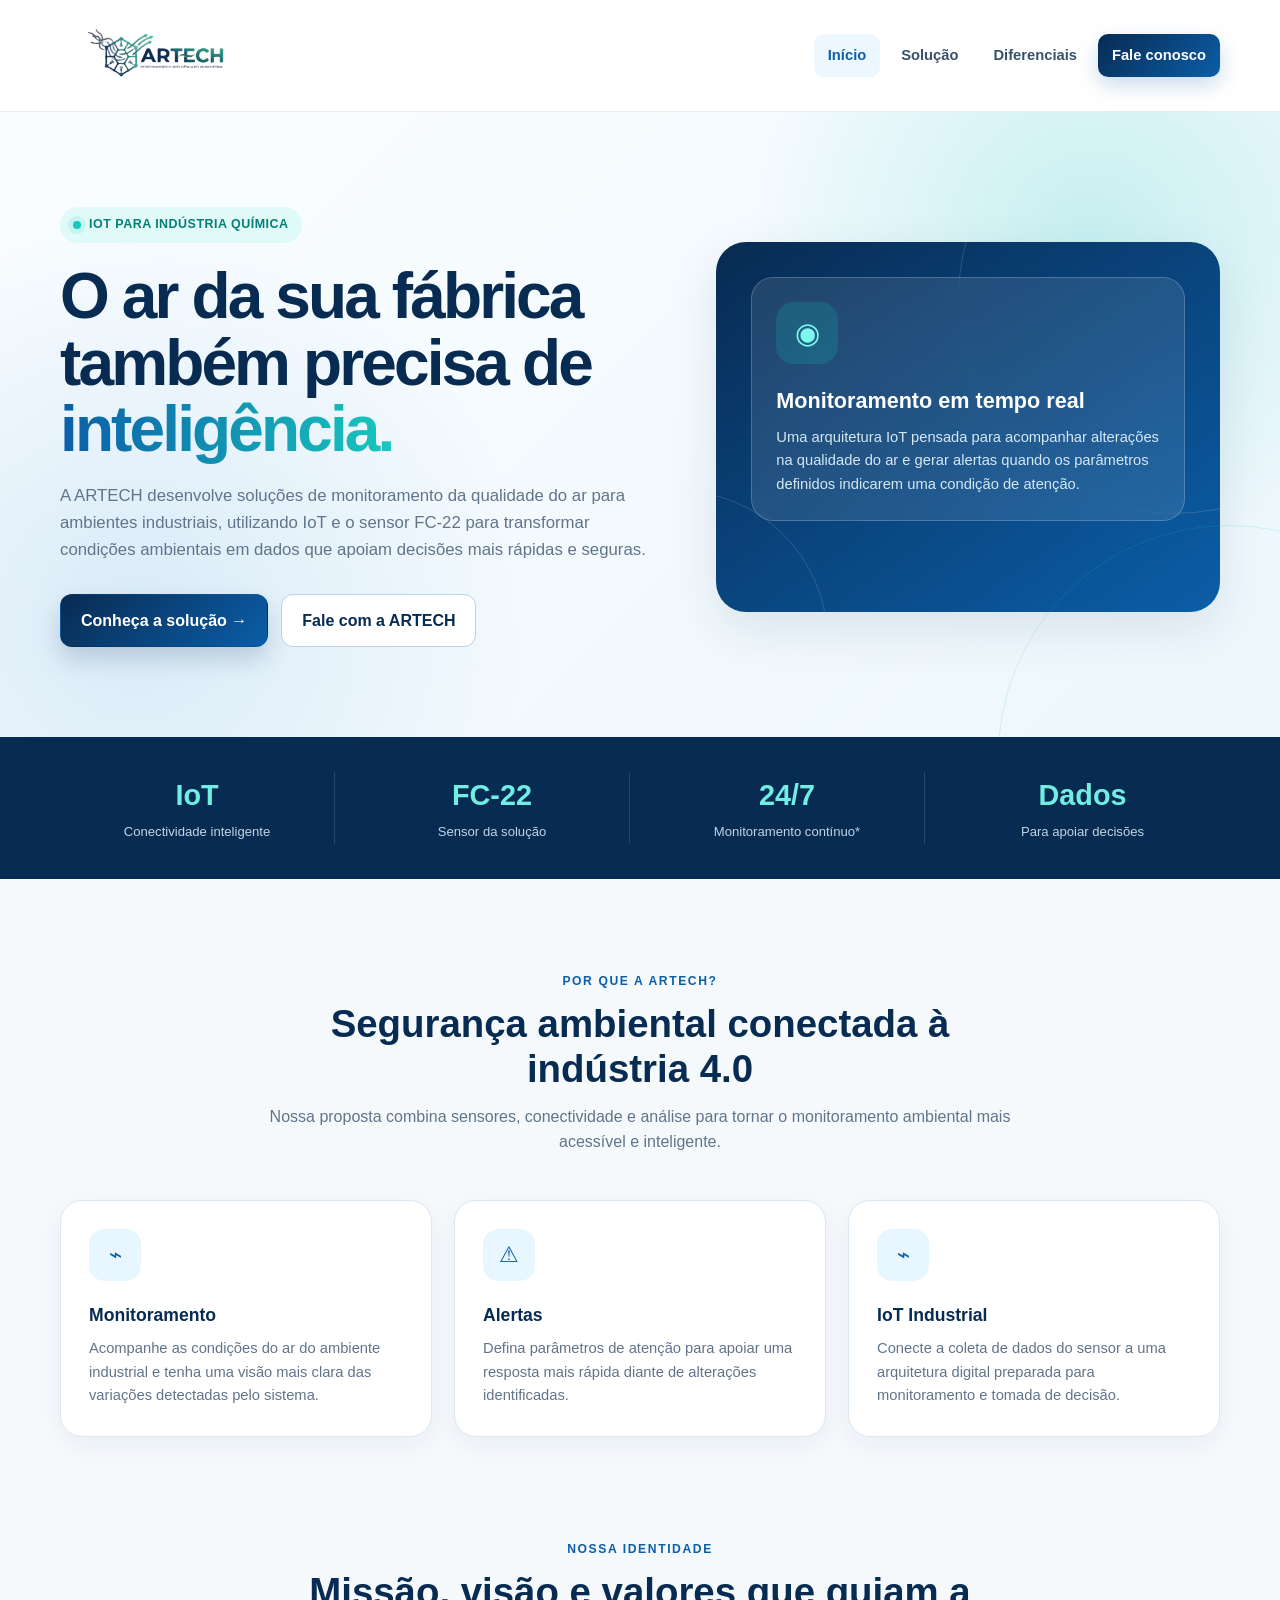
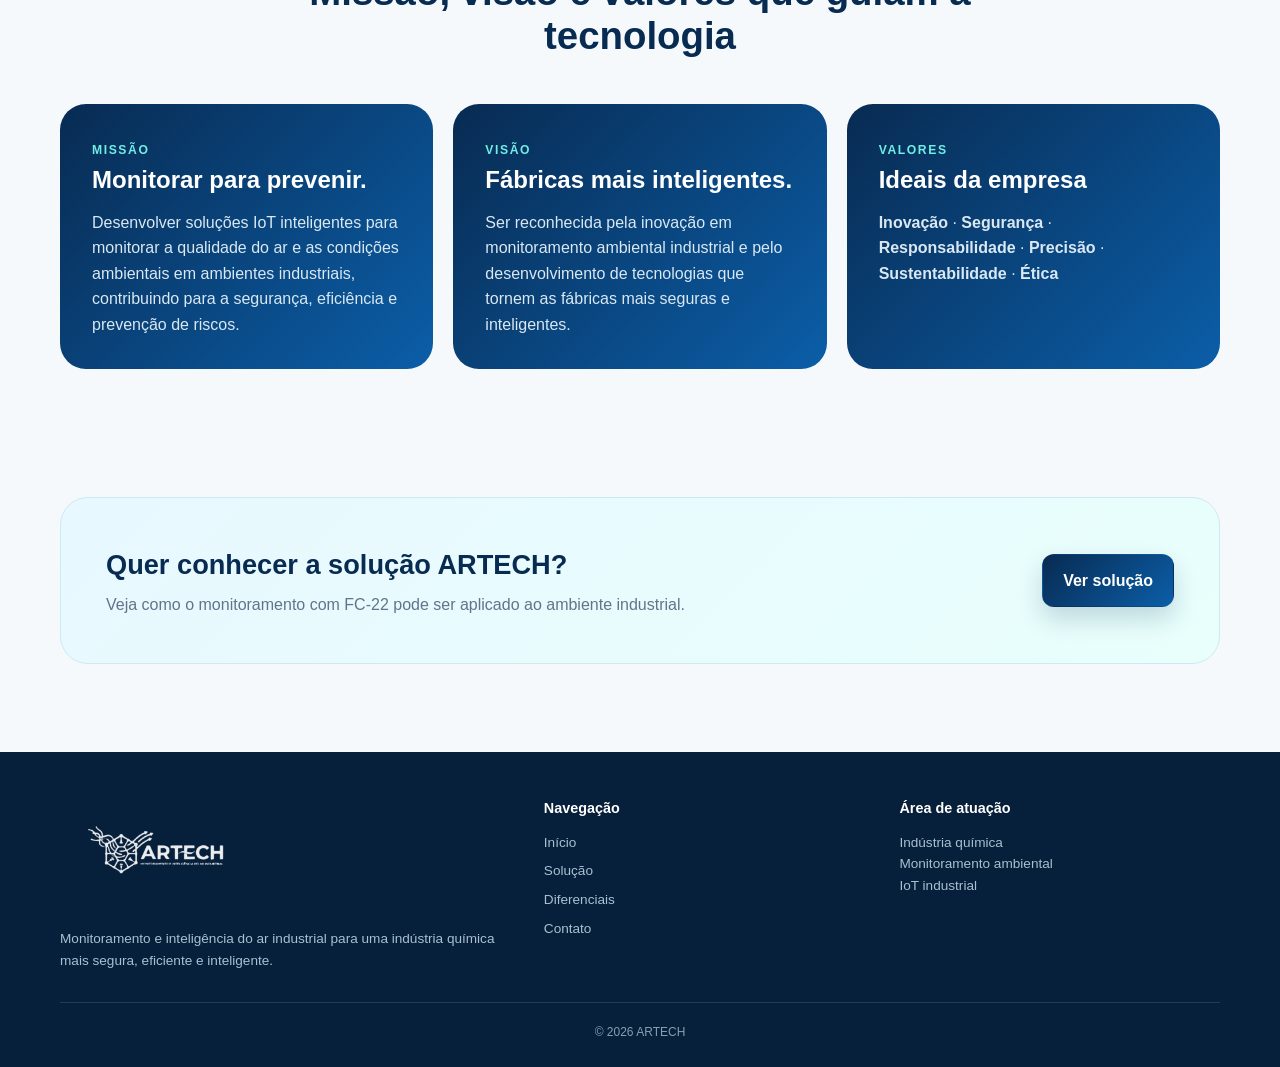
<file: artech_site/index.html>
<!DOCTYPE html>
<html lang="pt-BR">
<head>
<meta charset="UTF-8"><meta name="viewport" content="width=device-width,initial-scale=1.0">
<title>ARTECH | Monitoramento e Inteligência do Ar Industrial</title>
<link rel="stylesheet" href="assets/style.css">
</head>
<body>

<header>
  <div class="container navbar">
    <a class="logo" href="index.html" aria-label="ARTECH - página inicial">
      <img src="assets/logo-artech.png" alt="ARTECH - Monitoramento e Inteligência do Ar Industrial">
    </a>
    <nav class="nav-links">
      <a class="active" href="index.html">Início</a>
      <a class="" href="produto.html">Solução</a>
      <a class="" href="comercial.html">Diferenciais</a>
      <a class="nav-cta" href="contato.html">Fale conosco</a>
    </nav>
  </div>
</header>

<main>
<section class="hero">
  <div class="container hero-grid">
    <div>
      <span class="badge">IoT para indústria química</span>
      <h1>O ar da sua fábrica também precisa de <span>inteligência.</span></h1>
      <p>A ARTECH desenvolve soluções de monitoramento da qualidade do ar para ambientes industriais, utilizando IoT e o sensor FC-22 para transformar condições ambientais em dados que apoiam decisões mais rápidas e seguras.</p>
      <div class="actions">
        <a class="btn btn-primary" href="produto.html">Conheça a solução →</a>
        <a class="btn btn-outline" href="contato.html">Fale com a ARTECH</a>
      </div>
    </div>
    <div class="hero-panel">
      <div class="sensor-card">
        <div class="sensor-icon">◉</div>
        <h3>Monitoramento em tempo real</h3>
        <p>Uma arquitetura IoT pensada para acompanhar alterações na qualidade do ar e gerar alertas quando os parâmetros definidos indicarem uma condição de atenção.</p>
      </div>
    </div>
  </div>
</section>

<div class="stats">
  <div class="container stats-grid">
    <div class="stat"><strong>IoT</strong><span>Conectividade inteligente</span></div>
    <div class="stat"><strong>FC-22</strong><span>Sensor da solução</span></div>
    <div class="stat"><strong>24/7</strong><span>Monitoramento contínuo*</span></div>
    <div class="stat"><strong>Dados</strong><span>Para apoiar decisões</span></div>
  </div>
</div>

<section>
  <div class="container">
    <div class="section-head">
      <span class="eyebrow">Por que a ARTECH?</span>
      <h2>Segurança ambiental conectada à indústria 4.0</h2>
      <p>Nossa proposta combina sensores, conectividade e análise para tornar o monitoramento ambiental mais acessível e inteligente.</p>
    </div>
    <div class="cards">
      <article class="card"><div class="icon">⌁</div><h3>Monitoramento</h3><p>Acompanhe as condições do ar do ambiente industrial e tenha uma visão mais clara das variações detectadas pelo sistema.</p></article>
      <article class="card"><div class="icon">⚠</div><h3>Alertas</h3><p>Defina parâmetros de atenção para apoiar uma resposta mais rápida diante de alterações identificadas.</p></article>
      <article class="card"><div class="icon">⌁</div><h3>IoT Industrial</h3><p>Conecte a coleta de dados do sensor a uma arquitetura digital preparada para monitoramento e tomada de decisão.</p></article>
    </div>
  </div>
</section>

<section style="padding-top:10px">
  <div class="container">
    <div class="section-head">
      <span class="eyebrow">Nossa identidade</span>
      <h2>Missão, visão e valores que guiam a tecnologia</h2>
    </div>
    <div class="values-grid">
      <article class="mission"><span class="eyebrow">Missão</span><h2>Monitorar para prevenir.</h2><p>Desenvolver soluções IoT inteligentes para monitorar a qualidade do ar e as condições ambientais em ambientes industriais, contribuindo para a segurança, eficiência e prevenção de riscos.</p></article>
      <article class="mission"><span class="eyebrow">Visão</span><h2>Fábricas mais inteligentes.</h2><p>Ser reconhecida pela inovação em monitoramento ambiental industrial e pelo desenvolvimento de tecnologias que tornem as fábricas mais seguras e inteligentes.</p></article>
      <article class="mission"><span class="eyebrow">Valores</span><h2>Ideais da empresa</h2><p><strong>Inovação</strong> · <strong>Segurança</strong> · <strong>Responsabilidade</strong> · <strong>Precisão</strong> · <strong>Sustentabilidade</strong> · <strong>Ética</strong></p></article>
    </div>
  </div>
</section>

<section style="padding-top:10px">
  <div class="container">
    <div class="cta">
      <div><h2>Quer conhecer a solução ARTECH?</h2><p>Veja como o monitoramento com FC-22 pode ser aplicado ao ambiente industrial.</p></div>
      <a class="btn btn-primary" href="produto.html">Ver solução</a>
    </div>
  </div>
</section>
</main>

<footer>
  <div class="container">
    <div class="footer-grid">
      <div>
        <img class="footer-logo" src="assets/logo-artech.png" alt="ARTECH">
        <p>Monitoramento e inteligência do ar industrial para uma indústria química mais segura, eficiente e inteligente.</p>
      </div>
      <div>
        <h3>Navegação</h3>
        <div class="footer-links">
          <a href="index.html">Início</a>
          <a href="produto.html">Solução</a>
          <a href="comercial.html">Diferenciais</a>
          <a href="contato.html">Contato</a>
        </div>
      </div>
      <div>
        <h3>Área de atuação</h3>
        <p>Indústria química</p>
        <p>Monitoramento ambiental</p>
        <p>IoT industrial</p>
      </div>
    </div>
    <div class="copyright">© 2026 ARTECH </div>
  </div>
</footer>

</body></html>
</file>
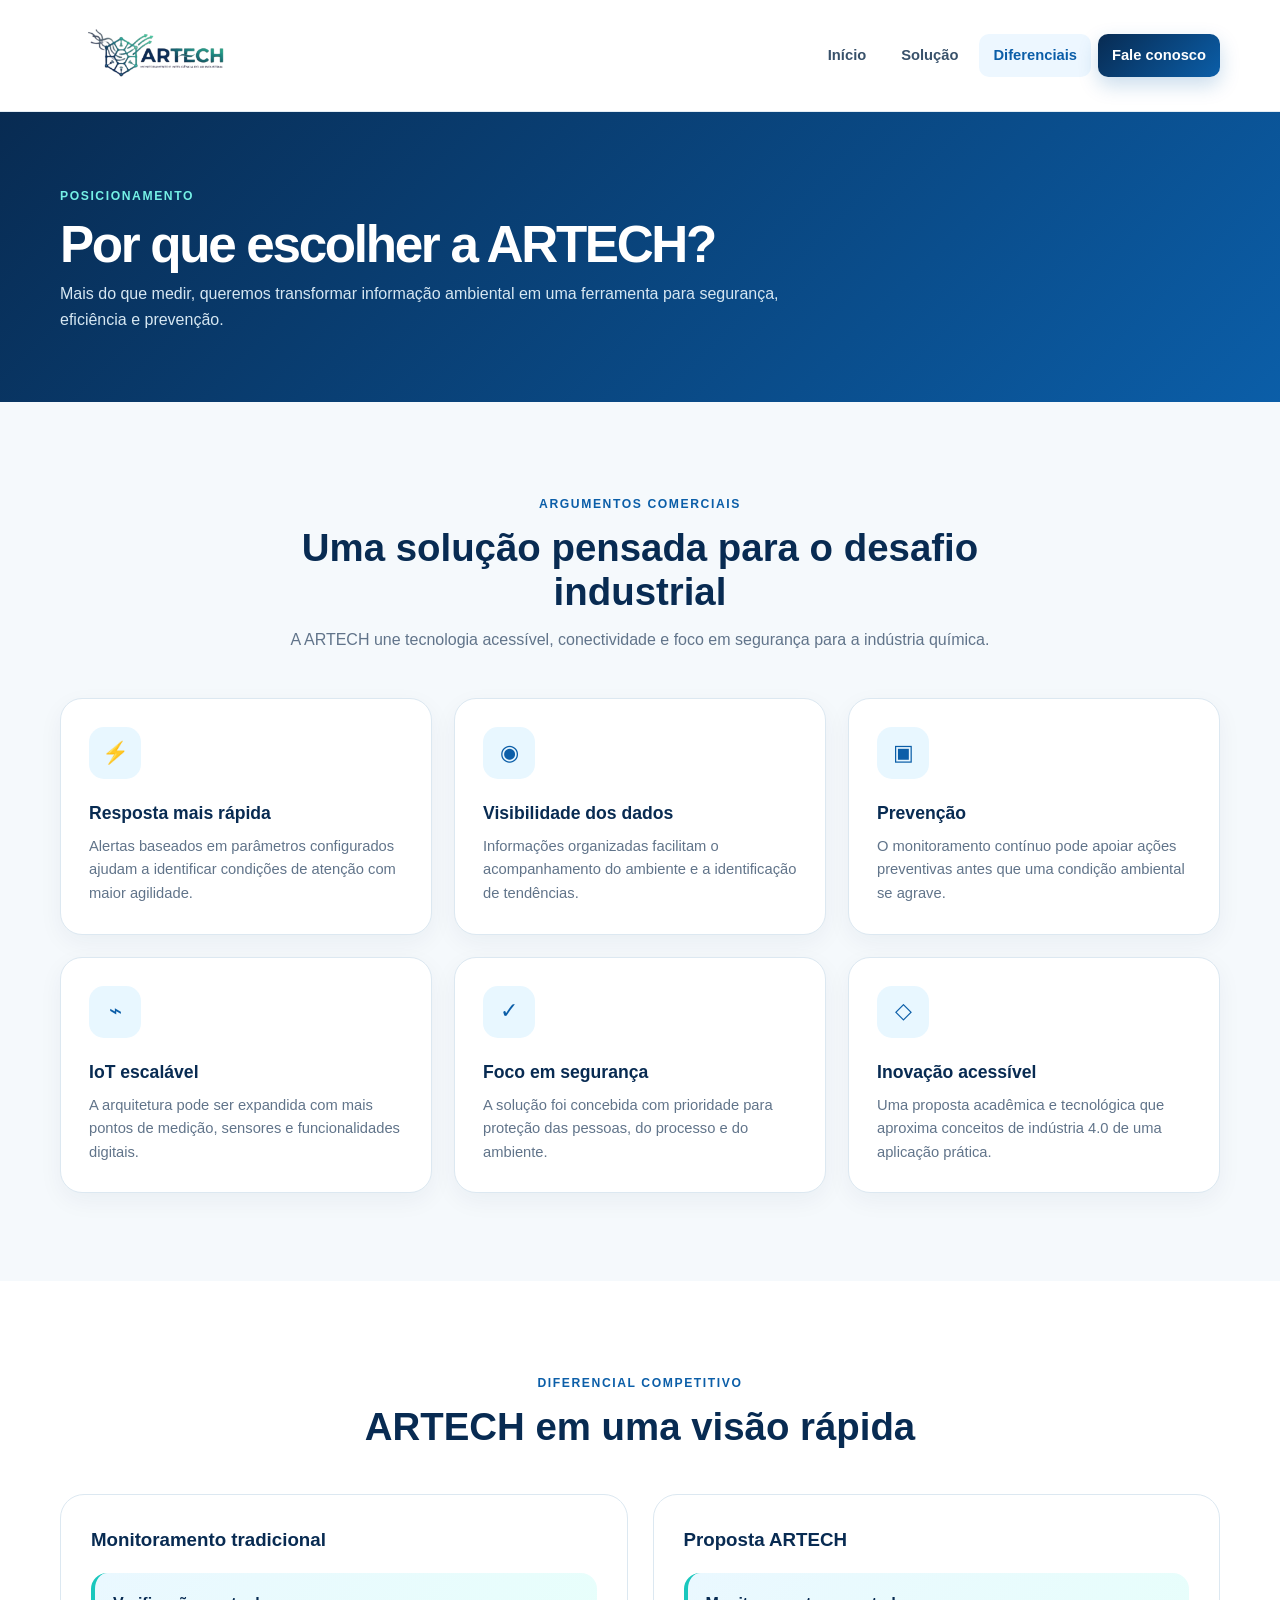
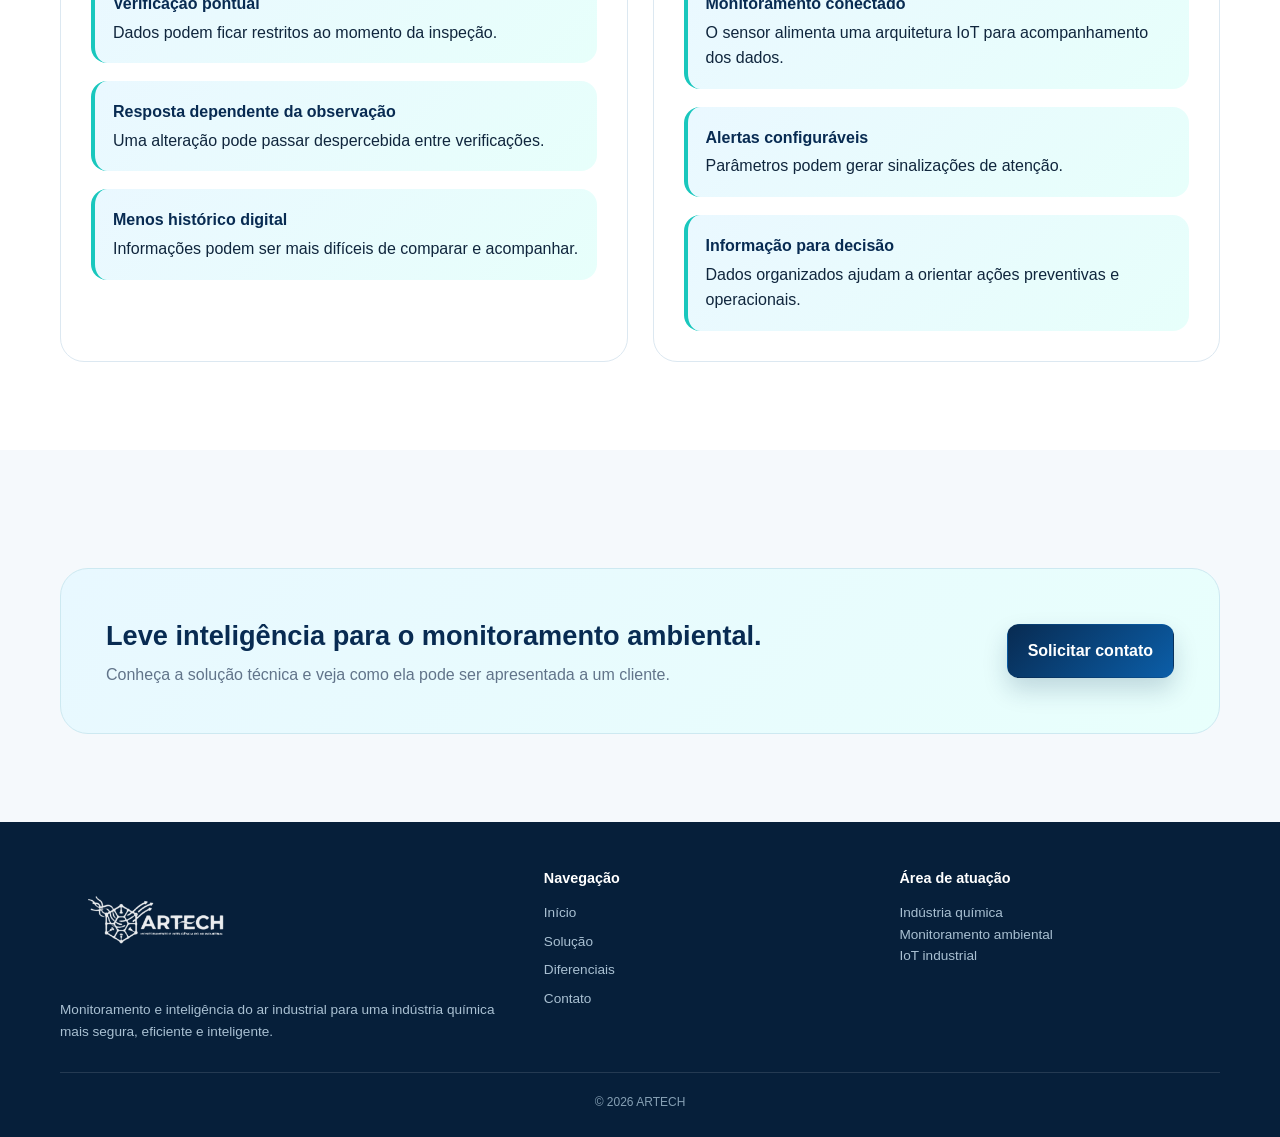
<file: artech_site/comercial.html>
<!DOCTYPE html>
<html lang="pt-BR">
<head><meta charset="UTF-8"><meta name="viewport" content="width=device-width,initial-scale=1.0">
<title>Diferenciais | ARTECH</title><link rel="stylesheet" href="assets/style.css"></head>
<body>
<header>
  <div class="container navbar">
    <a class="logo" href="index.html" aria-label="ARTECH - página inicial">
      <img src="assets/logo-artech.png" alt="ARTECH - Monitoramento e Inteligência do Ar Industrial">
    </a>
    <nav class="nav-links">
      <a class="" href="index.html">Início</a>
      <a class="" href="produto.html">Solução</a>
      <a class="active" href="comercial.html">Diferenciais</a>
      <a class="nav-cta" href="contato.html">Fale conosco</a>
    </nav>
  </div>
</header>

<section class="page-hero"><div class="container"><span class="eyebrow">Posicionamento</span><h1>Por que escolher a ARTECH?</h1><p>Mais do que medir, queremos transformar informação ambiental em uma ferramenta para segurança, eficiência e prevenção.</p></div></section>

<section><div class="container">
<div class="section-head"><span class="eyebrow">Argumentos comerciais</span><h2>Uma solução pensada para o desafio industrial</h2><p>A ARTECH une tecnologia acessível, conectividade e foco em segurança para a indústria química.</p></div>
<div class="cards">
 <article class="card"><div class="icon">⚡</div><h3>Resposta mais rápida</h3><p>Alertas baseados em parâmetros configurados ajudam a identificar condições de atenção com maior agilidade.</p></article>
 <article class="card"><div class="icon">◉</div><h3>Visibilidade dos dados</h3><p>Informações organizadas facilitam o acompanhamento do ambiente e a identificação de tendências.</p></article>
 <article class="card"><div class="icon">▣</div><h3>Prevenção</h3><p>O monitoramento contínuo pode apoiar ações preventivas antes que uma condição ambiental se agrave.</p></article>
 <article class="card"><div class="icon">⌁</div><h3>IoT escalável</h3><p>A arquitetura pode ser expandida com mais pontos de medição, sensores e funcionalidades digitais.</p></article>
 <article class="card"><div class="icon">✓</div><h3>Foco em segurança</h3><p>A solução foi concebida com prioridade para proteção das pessoas, do processo e do ambiente.</p></article>
 <article class="card"><div class="icon">◇</div><h3>Inovação acessível</h3><p>Uma proposta acadêmica e tecnológica que aproxima conceitos de indústria 4.0 de uma aplicação prática.</p></article>
</div>
</div></section>

<section style="background:#fff"><div class="container">
<div class="section-head"><span class="eyebrow">Diferencial competitivo</span><h2>ARTECH em uma visão rápida</h2></div>
<div class="split">
 <article class="commercial"><h3>Monitoramento tradicional</h3>
   <div class="highlight"><strong>Verificação pontual</strong><span>Dados podem ficar restritos ao momento da inspeção.</span></div>
   <div class="highlight"><strong>Resposta dependente da observação</strong><span>Uma alteração pode passar despercebida entre verificações.</span></div>
   <div class="highlight"><strong>Menos histórico digital</strong><span>Informações podem ser mais difíceis de comparar e acompanhar.</span></div>
 </article>
 <article class="commercial"><h3>Proposta ARTECH</h3>
   <div class="highlight"><strong>Monitoramento conectado</strong><span>O sensor alimenta uma arquitetura IoT para acompanhamento dos dados.</span></div>
   <div class="highlight"><strong>Alertas configuráveis</strong><span>Parâmetros podem gerar sinalizações de atenção.</span></div>
   <div class="highlight"><strong>Informação para decisão</strong><span>Dados organizados ajudam a orientar ações preventivas e operacionais.</span></div>
 </article>
</div>
</div></section>

<section><div class="container">
<div class="cta"><div><h2>Leve inteligência para o monitoramento ambiental.</h2><p>Conheça a solução técnica e veja como ela pode ser apresentada a um cliente.</p></div><a class="btn btn-primary" href="contato.html">Solicitar contato</a></div>
</div></section>

<footer>
  <div class="container">
    <div class="footer-grid">
      <div>
        <img class="footer-logo" src="assets/logo-artech.png" alt="ARTECH">
        <p>Monitoramento e inteligência do ar industrial para uma indústria química mais segura, eficiente e inteligente.</p>
      </div>
      <div>
        <h3>Navegação</h3>
        <div class="footer-links">
          <a href="index.html">Início</a>
          <a href="produto.html">Solução</a>
          <a href="comercial.html">Diferenciais</a>
          <a href="contato.html">Contato</a>
        </div>
      </div>
      <div>
        <h3>Área de atuação</h3>
        <p>Indústria química</p>
        <p>Monitoramento ambiental</p>
        <p>IoT industrial</p>
      </div>
    </div>
    <div class="copyright">© 2026 ARTECH </div>
  </div>
</footer>
</body></html>
</file>
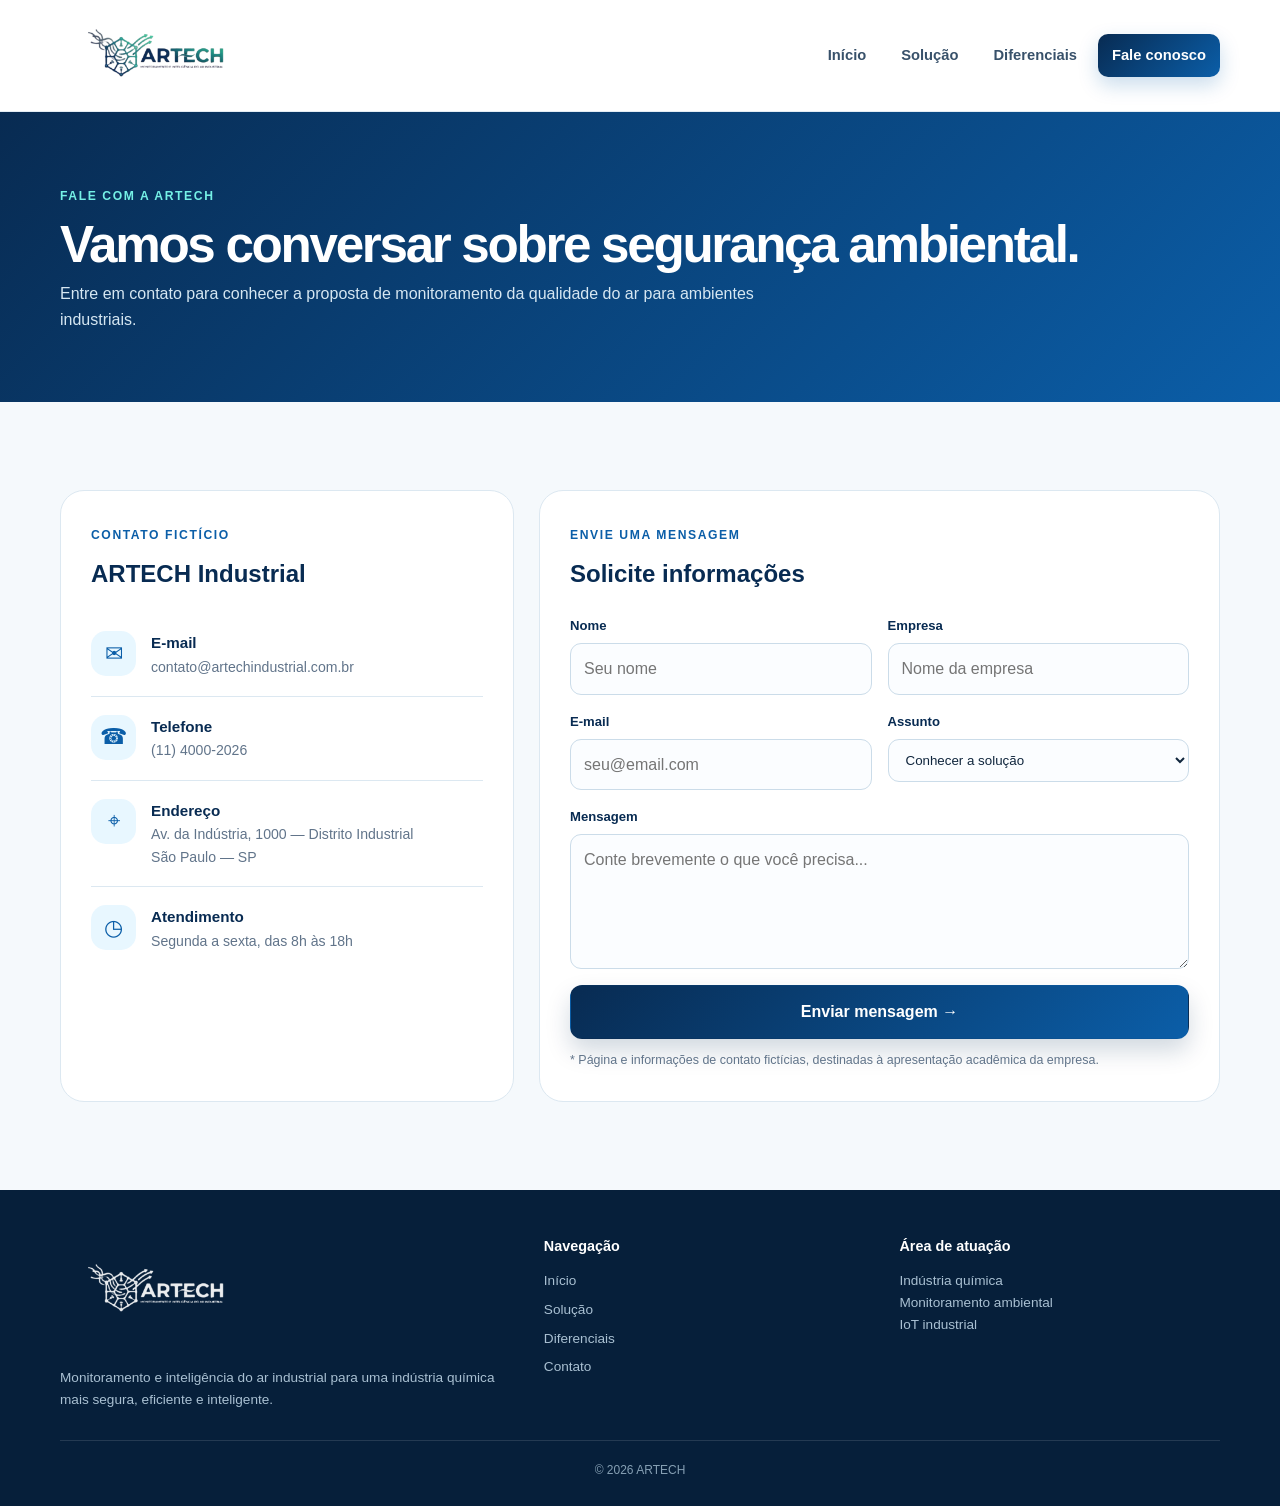
<file: artech_site/contato.html>
<!DOCTYPE html>
<html lang="pt-BR">
<head><meta charset="UTF-8"><meta name="viewport" content="width=device-width,initial-scale=1.0">
<title>Contato | ARTECH</title><link rel="stylesheet" href="assets/style.css"></head>
<body>
<header>
  <div class="container navbar">
    <a class="logo" href="index.html" aria-label="ARTECH - página inicial">
      <img src="assets/logo-artech.png" alt="ARTECH - Monitoramento e Inteligência do Ar Industrial">
    </a>
    <nav class="nav-links">
      <a class="" href="index.html">Início</a>
      <a class="" href="produto.html">Solução</a>
      <a class="" href="comercial.html">Diferenciais</a>
      <a class="nav-cta" href="contato.html">Fale conosco</a>
    </nav>
  </div>
</header>

<section class="page-hero"><div class="container"><span class="eyebrow">Fale com a ARTECH</span><h1>Vamos conversar sobre segurança ambiental.</h1><p>Entre em contato para conhecer a proposta de monitoramento da qualidade do ar para ambientes industriais.</p></div></section>

<section><div class="container contact-grid">
 <aside class="contact-info">
   <span class="eyebrow">Contato fictício</span><h2 style="color:var(--navy);margin:8px 0 20px">ARTECH Industrial</h2>
   <div class="contact-item"><div class="icon">✉</div><div><h3>E-mail</h3><p>contato@artechindustrial.com.br</p></div></div>
   <div class="contact-item"><div class="icon">☎</div><div><h3>Telefone</h3><p>(11) 4000-2026</p></div></div>
   <div class="contact-item"><div class="icon">⌖</div><div><h3>Endereço</h3><p>Av. da Indústria, 1000 — Distrito Industrial<br>São Paulo — SP</p></div></div>
   <div class="contact-item"><div class="icon">◷</div><div><h3>Atendimento</h3><p>Segunda a sexta, das 8h às 18h</p></div></div>
 </aside>


 <div class="form-card">
   <span class="eyebrow">Envie uma mensagem</span><h2 style="color:var(--navy);margin:8px 0 22px">Solicite informações</h2>
     <div class="form-grid">
       <div class="field"><label for="nome">Nome</label><input id="nome" required placeholder="Seu nome"></div>
       <div class="field"><label for="empresa">Empresa</label><input id="empresa" required placeholder="Nome da empresa"></div>
       <div class="field"><label for="email">E-mail</label><input id="email" type="email" required placeholder="seu@email.com"></div>
       <div class="field"><label for="assunto">Assunto</label><select id="assunto"><option>Conhecer a solução</option><option>Projeto IoT</option><option>Monitoramento ambiental</option><option>Parceria</option></select></div>
       <div class="field full"><label for="mensagem">Mensagem</label><textarea id="mensagem" required placeholder="Conte brevemente o que você precisa..."></textarea></div>
       <div class="field full"><button class="btn btn-primary" type="submit">Enviar mensagem →</button></div>
     </div>
   </form>
   <p class="form-note">* Página e informações de contato fictícias, destinadas à apresentação acadêmica da empresa.</p>
 </div>
</div></section>

<footer>
  <div class="container">
    <div class="footer-grid">
      <div>
        <img class="footer-logo" src="assets/logo-artech.png" alt="ARTECH">
        <p>Monitoramento e inteligência do ar industrial para uma indústria química mais segura, eficiente e inteligente.</p>
      </div>
      <div>
        <h3>Navegação</h3>
        <div class="footer-links">
          <a href="index.html">Início</a>
          <a href="produto.html">Solução</a>
          <a href="comercial.html">Diferenciais</a>
          <a href="contato.html">Contato</a>
        </div>
      </div>
      <div>
        <h3>Área de atuação</h3>
        <p>Indústria química</p>
        <p>Monitoramento ambiental</p>
        <p>IoT industrial</p>
      </div>
    </div>
    <div class="copyright">© 2026 ARTECH</div>
  </div>
</footer>
</body></html>
</file>
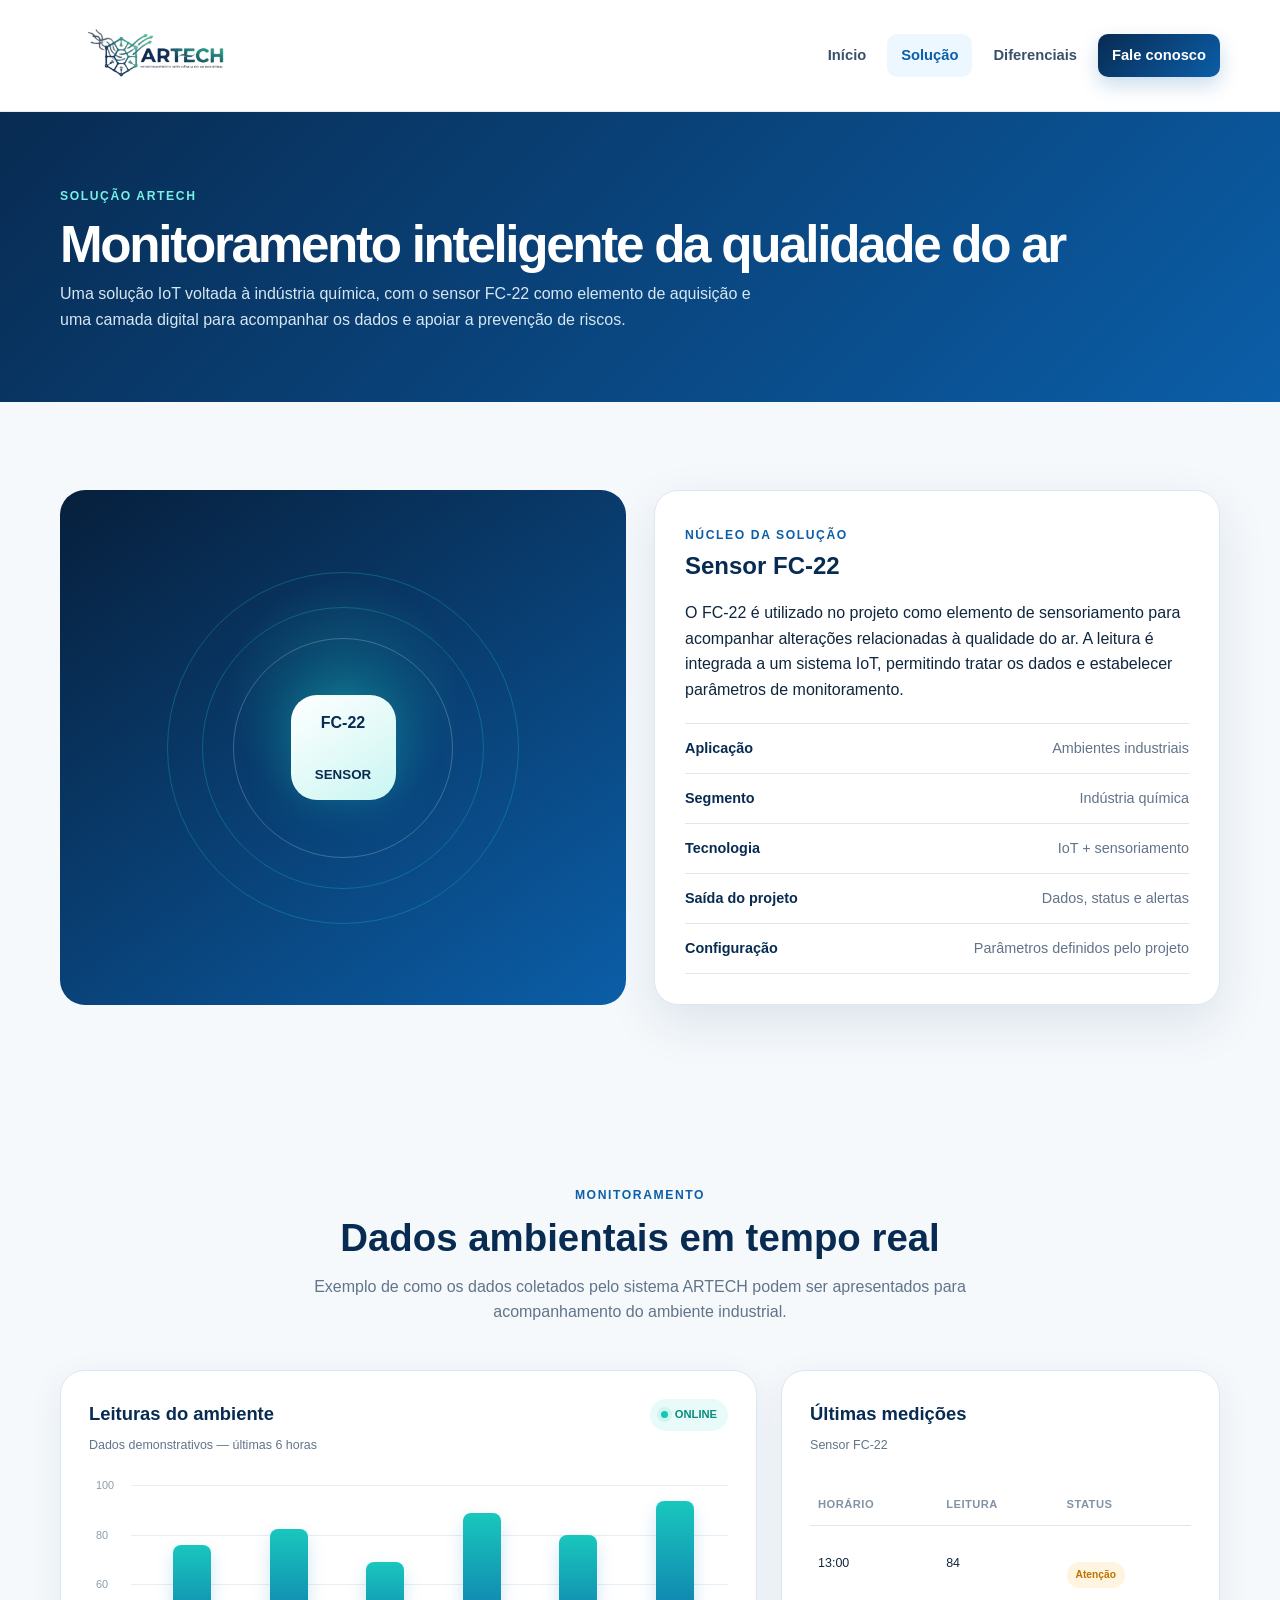
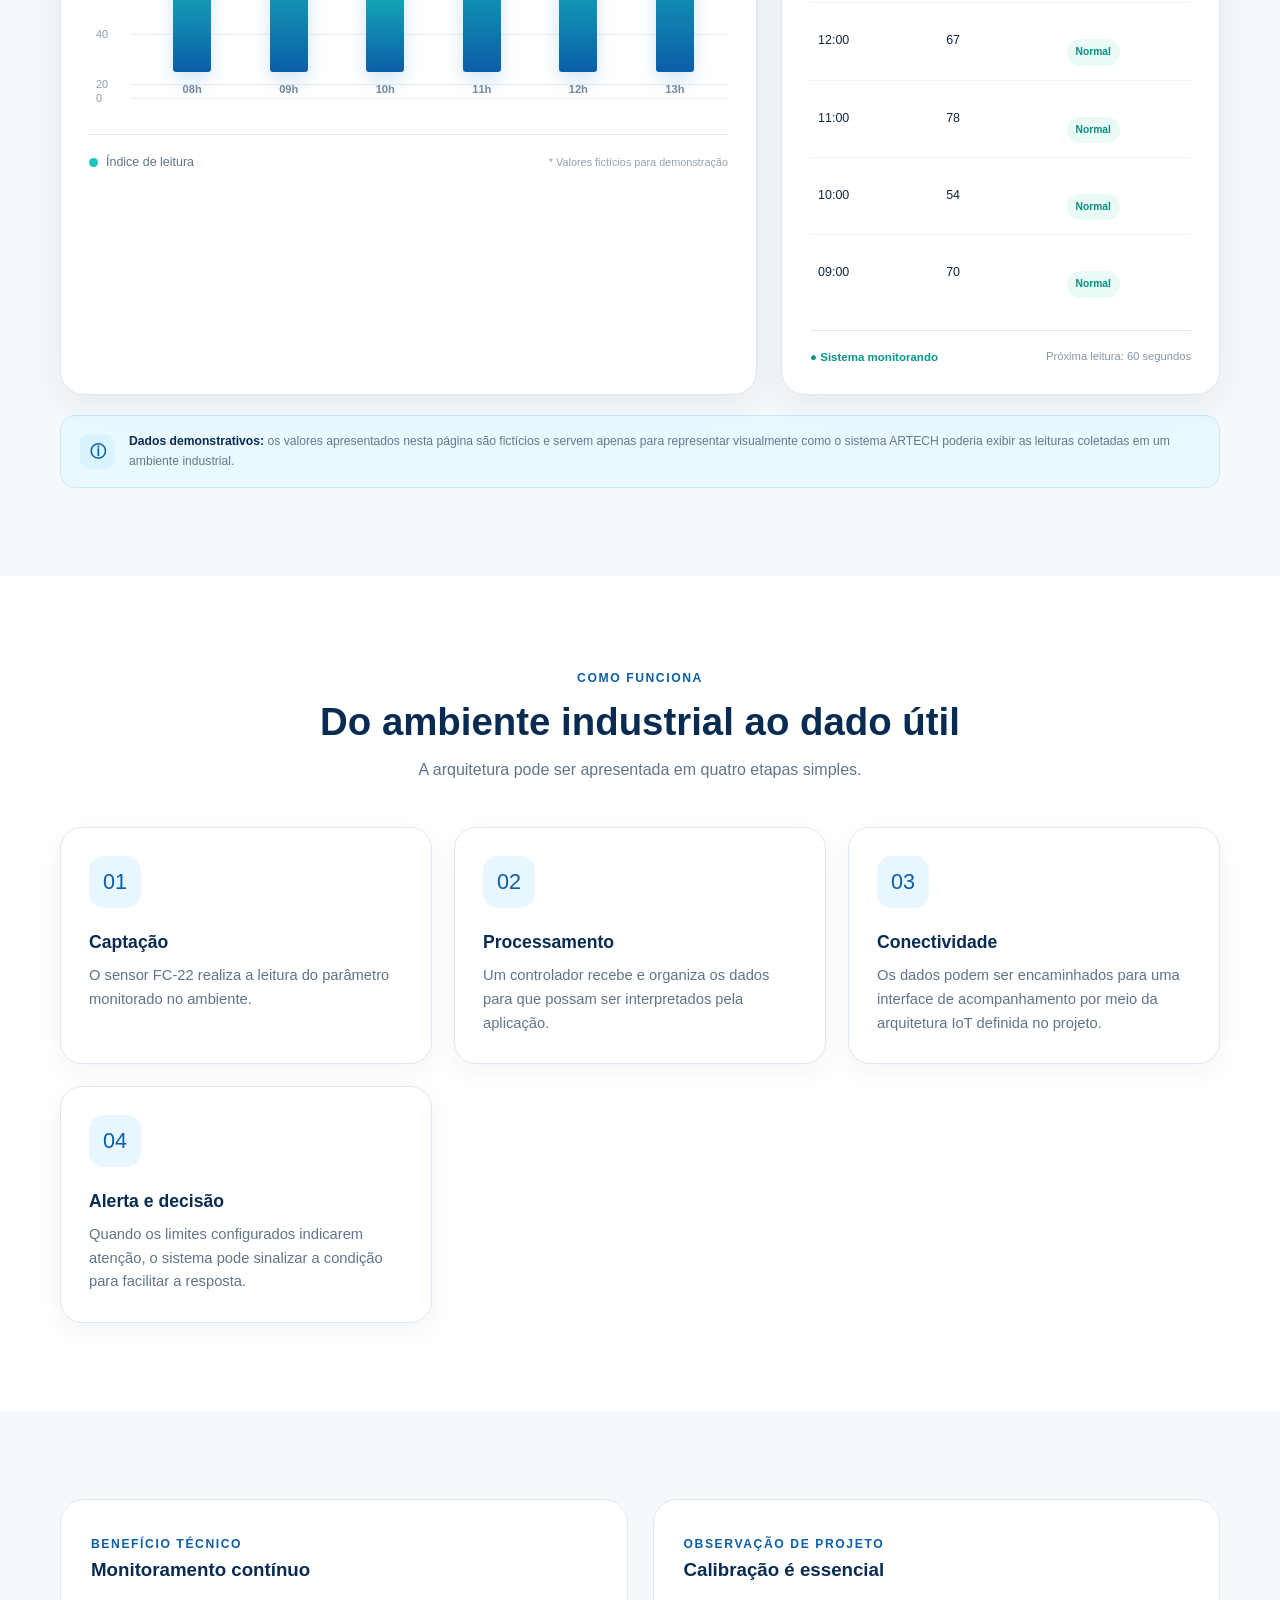
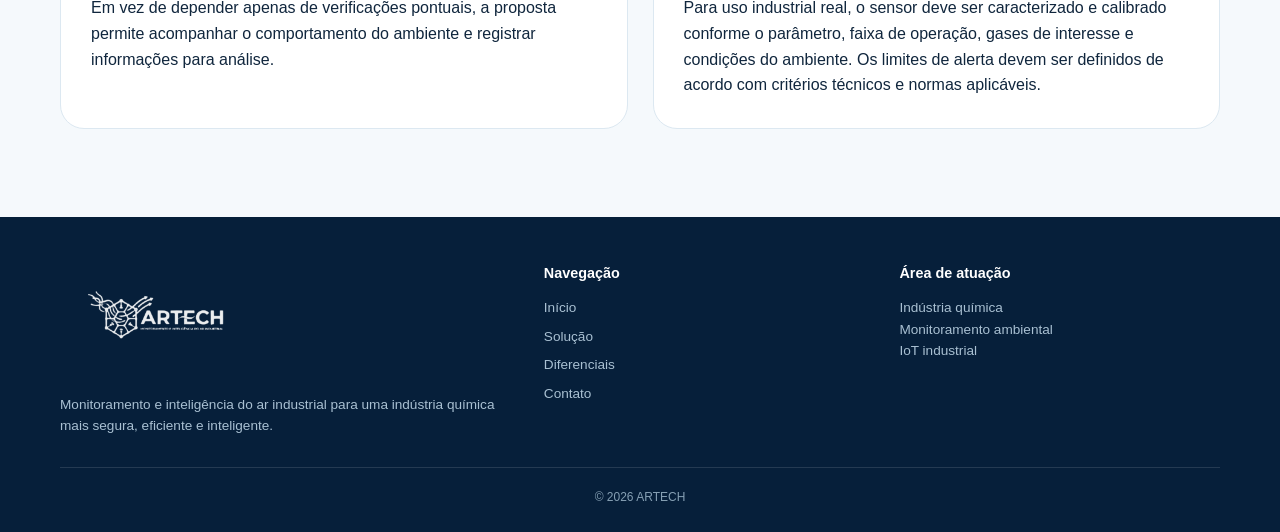
<file: artech_site/produto.html>
<!DOCTYPE html>
<html lang="pt-BR">
<head><meta charset="UTF-8"><meta name="viewport" content="width=device-width,initial-scale=1.0">
<title>Solução | ARTECH</title><link rel="stylesheet" href="assets/style.css"></head>
<body>
<header>
  <div class="container navbar">
    <a class="logo" href="index.html" aria-label="ARTECH - página inicial">
      <img src="assets/logo-artech.png" alt="ARTECH - Monitoramento e Inteligência do Ar Industrial">
    </a>
    <nav class="nav-links">
      <a class="" href="index.html">Início</a>
      <a class="active" href="produto.html">Solução</a>
      <a class="" href="comercial.html">Diferenciais</a>
      <a class="nav-cta" href="contato.html">Fale conosco</a>
    </nav>
  </div>
</header>

<section class="page-hero"><div class="container"><span class="eyebrow">Solução ARTECH</span><h1>Monitoramento inteligente da qualidade do ar</h1><p>Uma solução IoT voltada à indústria química, com o sensor FC-22 como elemento de aquisição e uma camada digital para acompanhar os dados e apoiar a prevenção de riscos.</p></div></section>

<section><div class="container">
<div class="product-grid">
  <div class="sensor-visual"><div class="sensor-orbit"><div class="sensor-core">FC-22<br><small>SENSOR</small></div></div></div>
  <article class="tech-card">
    <span class="eyebrow">Núcleo da solução</span><h2>Sensor FC-22</h2>
    <p>O FC-22 é utilizado no projeto como elemento de sensoriamento para acompanhar alterações relacionadas à qualidade do ar. A leitura é integrada a um sistema IoT, permitindo tratar os dados e estabelecer parâmetros de monitoramento.</p>
    <div class="specs">
      <div class="spec"><span>Aplicação</span><span>Ambientes industriais</span></div>
      <div class="spec"><span>Segmento</span><span>Indústria química</span></div>
      <div class="spec"><span>Tecnologia</span><span>IoT + sensoriamento</span></div>
      <div class="spec"><span>Saída do projeto</span><span>Dados, status e alertas</span></div>
      <div class="spec"><span>Configuração</span><span>Parâmetros definidos pelo projeto</span></div>
    </div>
  </article>
</div>
</div></section>

<!-- DADOS DO MONITORAMENTO -->
<section class="monitoramento">
    <div class="container">

        <div class="section-head">
            <span class="eyebrow">Monitoramento</span>
            <h2>Dados ambientais em tempo real</h2>
            <p>
                Exemplo de como os dados coletados pelo sistema ARTECH
                podem ser apresentados para acompanhamento do ambiente industrial.
            </p>
        </div>

        <div class="dados-grid">

            <!-- GRÁFICO -->
            <div class="grafico-card">

                <div class="grafico-header">
                    <div>
                        <h3>Leituras do ambiente</h3>
                        <span>Dados demonstrativos — últimas 6 horas</span>
                    </div>

                    <div class="status-online">
                        <span></span> ONLINE
                    </div>
                </div>

                <div class="grafico">

                    <div class="linha">
                        <span>100</span>
                    </div>

                    <div class="linha">
                        <span>80</span>
                    </div>

                    <div class="linha">
                        <span>60</span>
                    </div>

                    <div class="linha">
                        <span>40</span>
                    </div>

                    <div class="linha">
                        <span>20</span>
                    </div>

                    <div class="linha">
                        <span>0</span>
                    </div>

                    <div class="barras">

                        <div class="barra-item">
                            <div class="barra" style="height:62%"></div>
                            <span>08h</span>
                        </div>

                        <div class="barra-item">
                            <div class="barra" style="height:70%"></div>
                            <span>09h</span>
                        </div>

                        <div class="barra-item">
                            <div class="barra" style="height:54%"></div>
                            <span>10h</span>
                        </div>

                        <div class="barra-item">
                            <div class="barra" style="height:78%"></div>
                            <span>11h</span>
                        </div>

                        <div class="barra-item">
                            <div class="barra" style="height:67%"></div>
                            <span>12h</span>
                        </div>

                        <div class="barra-item">
                            <div class="barra" style="height:84%"></div>
                            <span>13h</span>
                        </div>

                    </div>

                </div>

                <div class="grafico-legenda">
                    <span>
                        <i></i>
                        Índice de leitura
                    </span>

                    <small>
                        * Valores fictícios para demonstração
                    </small>
                </div>

            </div>


            <!-- TABELA -->
            <div class="tabela-card">

                <div class="grafico-header">
                    <div>
                        <h3>Últimas medições</h3>
                        <span>Sensor FC-22</span>
                    </div>
                </div>

                <div class="tabela-wrapper">

                    <table>

                        <thead>
                            <tr>
                                <th>Horário</th>
                                <th>Leitura</th>
                                <th>Status</th>
                            </tr>
                        </thead>

                        <tbody>

                            <tr>
                                <td>13:00</td>
                                <td>84 </td>
                                <td>
                                    <span class="status atencao">
                                        Atenção
                                    </span>
                                </td>
                            </tr>

                            <tr>
                                <td>12:00</td>
                                <td>67 </td>
                                <td>
                                    <span class="status normal">
                                        Normal
                                    </span>
                                </td>
                            </tr>

                            <tr>
                                <td>11:00</td>
                                <td>78</td>
                                <td>
                                    <span class="status normal">
                                        Normal
                                    </span>
                                </td>
                            </tr>

                            <tr>
                                <td>10:00</td>
                                <td>54 </td>
                                <td>
                                    <span class="status normal">
                                        Normal
                                    </span>
                                </td>
                            </tr>

                            <tr>
                                <td>09:00</td>
                                <td>70 </td>
                                <td>
                                    <span class="status normal">
                                        Normal
                                    </span>
                                </td>
                            </tr>

                        </tbody>

                    </table>

                </div>

                <div class="medicao-info">
                    <strong>● Sistema monitorando</strong>
                    <span>Próxima leitura: 60 segundos</span>
                </div>

            </div>

        </div>

        <div class="dados-aviso">
            <span>ⓘ</span>
            <p>
                <strong>Dados demonstrativos:</strong>
                os valores apresentados nesta página são fictícios e servem
                apenas para representar visualmente como o sistema ARTECH
                poderia exibir as leituras coletadas em um ambiente industrial.
            </p>
        </div>

    </div>
</section>

<section style="background:#fff"><div class="container">
<div class="section-head"><span class="eyebrow">Como funciona</span><h2>Do ambiente industrial ao dado útil</h2><p>A arquitetura pode ser apresentada em quatro etapas simples.</p></div>
<div class="cards">
 <article class="card"><div class="icon">01</div><h3>Captação</h3><p>O sensor FC-22 realiza a leitura do parâmetro monitorado no ambiente.</p></article>
 <article class="card"><div class="icon">02</div><h3>Processamento</h3><p>Um controlador recebe e organiza os dados para que possam ser interpretados pela aplicação.</p></article>
 <article class="card"><div class="icon">03</div><h3>Conectividade</h3><p>Os dados podem ser encaminhados para uma interface de acompanhamento por meio da arquitetura IoT definida no projeto.</p></article>
 <article class="card"><div class="icon">04</div><h3>Alerta e decisão</h3><p>Quando os limites configurados indicarem atenção, o sistema pode sinalizar a condição para facilitar a resposta.</p></article>
</div>
</div></section>

<section><div class="container split">
 <article class="commercial"><span class="eyebrow">Benefício técnico</span><h3>Monitoramento contínuo</h3><p>Em vez de depender apenas de verificações pontuais, a proposta permite acompanhar o comportamento do ambiente e registrar informações para análise.</p></article>
 <article class="commercial"><span class="eyebrow">Observação de projeto</span><h3>Calibração é essencial</h3><p>Para uso industrial real, o sensor deve ser caracterizado e calibrado conforme o parâmetro, faixa de operação, gases de interesse e condições do ambiente. Os limites de alerta devem ser definidos de acordo com critérios técnicos e normas aplicáveis.</p></article>
</div></section>

<footer>
  <div class="container">
    <div class="footer-grid">
      <div>
        <img class="footer-logo" src="assets/logo-artech.png" alt="ARTECH">
        <p>Monitoramento e inteligência do ar industrial para uma indústria química mais segura, eficiente e inteligente.</p>
      </div>
      <div>
        <h3>Navegação</h3>
        <div class="footer-links">
          <a href="index.html">Início</a>
          <a href="produto.html">Solução</a>
          <a href="comercial.html">Diferenciais</a>
          <a href="contato.html">Contato</a>
        </div>
      </div>
      <div>
        <h3>Área de atuação</h3>
        <p>Indústria química</p>
        <p>Monitoramento ambiental</p>
        <p>IoT industrial</p>
      </div>
    </div>
    <div class="copyright">© 2026 ARTECH</div>
  </div>
</footer>
</body></html>
</file>
<file: artech_site/assets/style.css>
:root{
    --navy:#082b52;
    --blue:#0b5ea8;
    --blue-2:#0a78c9;
    --cyan:#19c7bd;
    --cyan-light:#dffaf7;
    --text:#10263d;
    --muted:#61748a;
    --bg:#f5f9fc;
    --white:#ffffff;
    --line:#dce8f1;
    --shadow:0 18px 50px rgba(8,43,82,.10);
    --radius:22px;
}

*{margin:0;padding:0;box-sizing:border-box}
html{scroll-behavior:smooth}
body{
    font-family:'Inter',Arial,sans-serif;
    color:var(--text);
    background:var(--bg);
    line-height:1.6;
}
a{text-decoration:none;color:inherit}
button,input,textarea{font:inherit}

.container{width:min(1160px,92%);margin:auto}

header{
    position:sticky;
    top:0;
    z-index:1000;
    background:rgba(255,255,255,.94);
    backdrop-filter:blur(14px);
    border-bottom:1px solid rgba(220,232,241,.8);
}
.navbar{
    min-height:82px;
    display:flex;
    align-items:center;
    justify-content:space-between;
    gap:30px;
}
.logo{
    display:flex;
    align-items:center;
    min-width:210px;
}
.logo img{
    width:205px;
    height:auto;
    display:block;
}
.nav-links{
    display:flex;
    align-items:center;
    gap:7px;
}
.nav-links a{
    padding:10px 14px;
    border-radius:10px;
    color:#38516a;
    font-size:.92rem;
    font-weight:600;
    transition:.25s;
}
.nav-links a:hover,
.nav-links a.active{
    color:var(--blue);
    background:#edf7ff;
}
.nav-cta{
    color:#fff!important;
    background:linear-gradient(135deg,var(--navy),var(--blue))!important;
    box-shadow:0 8px 20px rgba(11,94,168,.22);
}
.menu-btn{display:none;border:0;background:none;font-size:1.5rem;color:var(--navy);cursor:pointer}

.hero{
    position:relative;
    overflow:hidden;
    padding:95px 0 90px;
    background:
      radial-gradient(circle at 85% 20%,rgba(25,199,189,.20),transparent 28%),
      radial-gradient(circle at 10% 80%,rgba(11,120,201,.12),transparent 32%),
      linear-gradient(135deg,#fafdff 0%,#edf7fc 100%);
}
.hero::after{
    content:"";
    position:absolute;
    width:460px;height:460px;
    border:1px solid rgba(25,199,189,.16);
    border-radius:50%;
    right:-180px;bottom:-250px;
}
.hero-grid{
    display:grid;
    grid-template-columns:1.08fr .92fr;
    align-items:center;
    gap:65px;
}
.badge{
    display:inline-flex;
    align-items:center;
    gap:8px;
    padding:8px 13px;
    border-radius:999px;
    background:var(--cyan-light);
    color:#087e78;
    font-size:.78rem;
    font-weight:800;
    letter-spacing:.04em;
    text-transform:uppercase;
}
.badge::before{
    content:"";
    width:8px;height:8px;border-radius:50%;
    background:var(--cyan);
    box-shadow:0 0 0 5px rgba(25,199,189,.12);
}
h1{
    font-size:clamp(2.5rem,5vw,4.35rem);
    line-height:1.04;
    letter-spacing:-.045em;
    color:var(--navy);
    margin:20px 0;
}
h1 span{
    background:linear-gradient(90deg,var(--blue),var(--cyan));
    -webkit-background-clip:text;
    background-clip:text;
    color:transparent;
}
.hero p{
    color:var(--muted);
    font-size:1.05rem;
    max-width:620px;
}
.actions{display:flex;gap:13px;flex-wrap:wrap;margin-top:30px}
.btn{
    display:inline-flex;
    align-items:center;
    justify-content:center;
    gap:9px;
    padding:13px 20px;
    border-radius:12px;
    border:1px solid transparent;
    font-weight:700;
    cursor:pointer;
    transition:.25s;
}
.btn-primary{
    color:#fff;
    background:linear-gradient(135deg,var(--navy),var(--blue));
    box-shadow:0 12px 25px rgba(8,43,82,.18);
}
.btn-primary:hover{transform:translateY(-2px)}
.btn-outline{
    color:var(--navy);
    border-color:#b9d2e5;
    background:#fff;
}
.btn-outline:hover{border-color:var(--cyan);color:var(--blue)}

.hero-panel{
    position:relative;
    min-height:370px;
    border-radius:30px;
    background:linear-gradient(145deg,#082b52,#0b5ea8);
    box-shadow:var(--shadow);
    overflow:hidden;
    padding:35px;
}
.hero-panel::before,.hero-panel::after{
    content:"";
    position:absolute;
    border:1px solid rgba(255,255,255,.14);
    border-radius:50%;
}
.hero-panel::before{width:430px;height:430px;right:-170px;top:-160px}
.hero-panel::after{width:300px;height:300px;left:-190px;bottom:-180px}
.sensor-card{
    position:relative;
    z-index:2;
    background:rgba(255,255,255,.10);
    border:1px solid rgba(255,255,255,.20);
    border-radius:22px;
    padding:24px;
    color:#fff;
    backdrop-filter:blur(10px);
}
.sensor-icon{
    width:62px;height:62px;
    display:grid;place-items:center;
    border-radius:18px;
    background:rgba(25,199,189,.18);
    color:#7ef7ed;
    font-size:1.8rem;
    margin-bottom:20px;
}
.sensor-card h3{font-size:1.35rem;margin-bottom:7px}
.sensor-card p{color:#d5e8f5;font-size:.92rem}
.status{
    display:flex;
    align-items:center;
    justify-content:space-between;
    margin-top:22px;
    padding:13px 15px;
    border-radius:14px;
    background:rgba(0,0,0,.16);
    font-size:.85rem;
}
.status strong{color:#8df9e8}
.pulse{width:9px;height:9px;border-radius:50%;background:#4ff2d9;box-shadow:0 0 0 7px rgba(79,242,217,.12)}

section{padding:88px 0}
.section-head{text-align:center;max-width:760px;margin:0 auto 45px}
.eyebrow{
    color:var(--blue);
    font-size:.76rem;
    font-weight:800;
    text-transform:uppercase;
    letter-spacing:.13em;
}
.section-head h2{
    font-size:clamp(1.9rem,3vw,2.7rem);
    line-height:1.15;
    color:var(--navy);
    margin:10px 0 13px;
}
.section-head p{color:var(--muted)}

.cards{
    display:grid;
    grid-template-columns:repeat(3,1fr);
    gap:22px;
}
.card{
    background:#fff;
    border:1px solid var(--line);
    border-radius:var(--radius);
    padding:28px;
    box-shadow:0 8px 25px rgba(8,43,82,.05);
    transition:.25s;
}
.card:hover{transform:translateY(-5px);box-shadow:var(--shadow)}
.icon{
    width:52px;height:52px;
    display:grid;place-items:center;
    border-radius:15px;
    background:#e8f7ff;
    color:var(--blue);
    font-size:1.35rem;
    margin-bottom:20px;
}
.card h3{color:var(--navy);margin-bottom:8px;font-size:1.1rem}
.card p{color:var(--muted);font-size:.92rem}

.stats{
    background:var(--navy);
    color:#fff;
    padding:35px 0;
}
.stats-grid{
    display:grid;
    grid-template-columns:repeat(4,1fr);
    gap:20px;
}
.stat{text-align:center;border-right:1px solid rgba(255,255,255,.13)}
.stat:last-child{border-right:0}
.stat strong{display:block;font-size:1.8rem;color:#70eee3}
.stat span{font-size:.82rem;color:#bfd5e5}

.page-hero{
    padding:70px 0;
    background:linear-gradient(135deg,#082b52,#0b5ea8);
    color:#fff;
}
.page-hero h1{color:#fff;font-size:clamp(2.3rem,4vw,3.5rem);margin:10px 0}
.page-hero p{color:#d6e7f2;max-width:720px}
.page-hero .eyebrow{color:#75f1e6}

.product-grid{
    display:grid;
    grid-template-columns:1fr 1fr;
    gap:28px;
    align-items:stretch;
}
.tech-card{
    background:#fff;
    border:1px solid var(--line);
    border-radius:24px;
    padding:30px;
    box-shadow:var(--shadow);
}
.tech-card h2{color:var(--navy);margin-bottom:15px}
.specs{margin-top:20px;border-top:1px solid var(--line)}
.spec{
    display:flex;
    justify-content:space-between;
    gap:20px;
    padding:13px 0;
    border-bottom:1px solid var(--line);
    font-size:.9rem;
}
.spec span:first-child{font-weight:700;color:var(--navy)}
.spec span:last-child{text-align:right;color:var(--muted)}

.sensor-visual{
    min-height:360px;
    border-radius:25px;
    background:
      radial-gradient(circle at 50% 40%,rgba(25,199,189,.26),transparent 28%),
      linear-gradient(145deg,#071f3c,#0b5ea8);
    display:grid;
    place-items:center;
    position:relative;
    overflow:hidden;
}
.sensor-orbit{
    width:220px;height:220px;border-radius:50%;
    border:1px solid rgba(255,255,255,.22);
    display:grid;place-items:center;
    position:relative;
}
.sensor-orbit::before,.sensor-orbit::after{
    content:"";
    position:absolute;border-radius:50%;
    border:1px solid rgba(25,199,189,.3);
}
.sensor-orbit::before{width:280px;height:280px}
.sensor-orbit::after{width:350px;height:350px}
.sensor-core{
    width:105px;height:105px;border-radius:26px;
    background:linear-gradient(145deg,#fff,#c9f6f2);
    display:grid;place-items:center;
    color:var(--navy);
    font-weight:800;
    box-shadow:0 0 45px rgba(25,199,189,.28);
    z-index:2;
    text-align:center;
}
.feature-list{display:grid;gap:13px;margin-top:20px}
.feature-list li{
    list-style:none;
    padding-left:29px;
    position:relative;
    color:var(--muted);
}
.feature-list li::before{
    content:"✓";
    position:absolute;left:0;top:0;
    color:#0b9e95;font-weight:900;
}

.split{
    display:grid;
    grid-template-columns:1fr 1fr;
    gap:25px;
}
.commercial{
    background:#fff;
    border:1px solid var(--line);
    border-radius:24px;
    padding:30px;
}
.commercial h3{color:var(--navy);margin-bottom:10px}
.highlight{
    margin-top:18px;
    padding:18px;
    border-radius:16px;
    background:linear-gradient(135deg,#eaf8ff,#e7fffb);
    border-left:4px solid var(--cyan);
}
.highlight strong{color:var(--navy);display:block;margin-bottom:3px}

.contact-grid{
    display:grid;
    grid-template-columns:.8fr 1.2fr;
    gap:25px;
}
.contact-info,.form-card{
    background:#fff;
    border:1px solid var(--line);
    border-radius:24px;
    padding:30px;
}
.contact-item{
    display:flex;gap:15px;align-items:flex-start;
    padding:18px 0;border-bottom:1px solid var(--line);
}
.contact-item:last-child{border-bottom:0}
.contact-item .icon{flex:none;width:45px;height:45px;margin:0}
.contact-item h3{font-size:.95rem;color:var(--navy)}
.contact-item p{font-size:.88rem;color:var(--muted)}
.form-grid{display:grid;grid-template-columns:1fr 1fr;gap:16px}
.field{display:flex;flex-direction:column;gap:7px}
.field.full{grid-column:1/-1}
.field label{font-size:.82rem;font-weight:700;color:var(--navy)}
.field input,.field textarea,.field select{
    border:1px solid #cbdce9;
    border-radius:11px;
    padding:12px 13px;
    color:var(--text);
    background:#fbfdff;
    outline:none;
    transition:.2s;
}
.field textarea{min-height:135px;resize:vertical}
.field input:focus,.field textarea:focus,.field select:focus{
    border-color:var(--cyan);
    box-shadow:0 0 0 4px rgba(25,199,189,.10);
}
.form-note{font-size:.78rem;color:var(--muted);margin-top:12px}

.values-grid{display:grid;grid-template-columns:repeat(3,1fr);gap:20px}
.mission{
    background:linear-gradient(135deg,#082b52,#0b5ea8);
    color:#fff;
    border-radius:26px;
    padding:32px;
}
.mission h2{font-size:1.5rem;margin-bottom:10px}
.mission p{color:#d9e8f3}
.mission .eyebrow{color:#70eee3}

.cta{
    margin-top:30px;
    padding:45px;
    border-radius:28px;
    background:linear-gradient(135deg,#e8f8ff,#e8fffc);
    border:1px solid #cde9f1;
    display:flex;
    justify-content:space-between;
    align-items:center;
    gap:25px;
}
.cta h2{color:var(--navy);font-size:1.7rem}
.cta p{color:var(--muted);margin-top:5px}

footer{
    background:#061f3a;
    color:#d6e4ef;
    padding:45px 0 25px;
}
.footer-grid{
    display:grid;
    grid-template-columns:1.4fr 1fr 1fr;
    gap:35px;
    padding-bottom:30px;
    border-bottom:1px solid rgba(255,255,255,.12);
}
.footer-logo{width:205px;filter:brightness(0) invert(1);opacity:.92;margin-bottom:13px}
footer p,footer a{font-size:.85rem;color:#a9c0d2}
footer h3{color:#fff;font-size:.9rem;margin-bottom:12px}
.footer-links{display:grid;gap:7px}
.copyright{text-align:center;padding-top:20px;font-size:.75rem;color:#86a0b4}

@media(max-width:900px){
    .nav-links{
        position:absolute;top:82px;left:0;right:0;
        display:none;flex-direction:column;align-items:stretch;
        padding:15px 4%;
        background:#fff;border-bottom:1px solid var(--line);
    }
    .nav-links.open{display:flex}
    .nav-links a{width:100%}
    .menu-btn{display:block}
    .hero-grid,.product-grid,.split,.contact-grid{grid-template-columns:1fr}
    .cards,.values-grid{grid-template-columns:repeat(2,1fr)}
    .stats-grid{grid-template-columns:repeat(2,1fr)}
    .stat:nth-child(2){border-right:0}
}
@media(max-width:620px){
    .navbar{min-height:72px}
    .logo img{width:170px}
    .nav-links{top:72px}
    .hero{padding:65px 0}
    section{padding:65px 0}
    .cards,.values-grid,.stats-grid,.form-grid,.footer-grid{grid-template-columns:1fr}
    .stat{border-right:0;border-bottom:1px solid rgba(255,255,255,.13);padding-bottom:18px}
    .stat:last-child{border-bottom:0}
    .hero-panel{min-height:330px}
    .cta{padding:30px;flex-direction:column;align-items:flex-start}
    .page-hero{padding:55px 0}
}

/* ==========================================================
   MONITORAMENTO / DADOS
========================================================== */

.monitoramento{
    background:#f5f9fc;
    padding:88px 0;
}

.dados-grid{
    display:grid;
    grid-template-columns:1.35fr .85fr;
    gap:24px;
    align-items:stretch;
}

/* CARDS */

.grafico-card,
.tabela-card{
    background:#fff;
    border:1px solid var(--line);
    border-radius:24px;
    padding:28px;
    box-shadow:0 10px 35px rgba(8,43,82,.07);
}

.grafico-header{
    display:flex;
    justify-content:space-between;
    align-items:flex-start;
    gap:20px;
    margin-bottom:28px;
}

.grafico-header h3{
    color:var(--navy);
    font-size:1.15rem;
    margin-bottom:3px;
}

.grafico-header span{
    color:var(--muted);
    font-size:.78rem;
}

/* STATUS ONLINE */

.status-online{
    display:flex;
    align-items:center;
    gap:7px;
    background:#e9fbf8;
    color:#078c82!important;
    padding:7px 11px;
    border-radius:999px;
    font-size:.7rem!important;
    font-weight:800;
}

.status-online span{
    width:7px;
    height:7px;
    border-radius:50%;
    background:#16c5b5;
    box-shadow:0 0 0 4px rgba(22,197,181,.12);
}


/* ==========================================================
   GRÁFICO
========================================================== */

.grafico{
    height:250px;
    position:relative;
    padding-left:42px;
    padding-bottom:35px;
    border-bottom:1px solid #dce8f1;
}

.linha{
    position:absolute;
    left:42px;
    right:0;
    height:1px;
    background:#e7eef4;
}

.linha:nth-child(1){
    top:0;
}

.linha:nth-child(2){
    top:20%;
}

.linha:nth-child(3){
    top:40%;
}

.linha:nth-child(4){
    top:60%;
}

.linha:nth-child(5){
    top:80%;
}

.linha:nth-child(6){
    bottom:35px;
}

.linha span{
    position:absolute;
    left:-35px;
    top:-8px;
    font-size:.68rem;
    color:#8a9cad;
}


/* BARRAS */

.barras{
    position:absolute;
    left:65px;
    right:15px;
    bottom:35px;
    top:10px;

    display:flex;
    align-items:flex-end;
    justify-content:space-around;
    gap:20px;
}

.barra-item{
    height:100%;
    display:flex;
    flex-direction:column;
    justify-content:flex-end;
    align-items:center;
    gap:9px;
    flex:1;
}

.barra{
    width:38px;
    max-width:100%;
    border-radius:8px 8px 3px 3px;

    background:linear-gradient(
        to top,
        var(--blue),
        var(--cyan)
    );

    box-shadow:
        0 8px 18px rgba(11,120,201,.18);

    transition:.3s;
}

.barra:hover{
    transform:translateY(-5px);
}

.barra-item > span{
    font-size:.7rem;
    color:#74889b;
    font-weight:600;
}


/* LEGENDA */

.grafico-legenda{
    display:flex;
    align-items:center;
    justify-content:space-between;
    margin-top:18px;
}

.grafico-legenda span{
    display:flex;
    align-items:center;
    gap:8px;
    color:var(--muted);
    font-size:.78rem;
}

.grafico-legenda i{
    width:9px;
    height:9px;
    border-radius:50%;
    background:var(--cyan);
}

.grafico-legenda small{
    color:#91a2b1;
    font-size:.68rem;
}


/* ==========================================================
   TABELA
========================================================== */

.tabela-wrapper{
    overflow-x:auto;
}

.tabela-card table{
    width:100%;
    border-collapse:collapse;
}

.tabela-card th{
    text-align:left;
    color:#8193a4;
    font-size:.7rem;
    text-transform:uppercase;
    letter-spacing:.04em;
    padding:11px 8px;
    border-bottom:1px solid var(--line);
}

.tabela-card td{
    padding:14px 8px;
    font-size:.78rem;
    color:var(--text);
    border-bottom:1px solid #edf2f6;
}

.tabela-card tbody tr:last-child td{
    border-bottom:0;
}

.tabela-card tbody tr:hover{
    background:#f8fcff;
}


/* STATUS DA LEITURA */

.status{
    display:inline-flex;
    padding:5px 9px;
    border-radius:999px;
    font-size:.64rem;
    font-weight:800;
}

.status.normal{
    background:#e9faf7;
    color:#078c82;
}

.status.atencao{
    background:#fff4df;
    color:#bd7200;
}


/* ==========================================================
   RODAPÉ DA TABELA
========================================================== */

.medicao-info{
    margin-top:18px;
    padding-top:17px;
    border-top:1px solid var(--line);

    display:flex;
    justify-content:space-between;
    gap:10px;
    flex-wrap:wrap;
}

.medicao-info strong{
    color:#07958b;
    font-size:.72rem;
}

.medicao-info span{
    color:#8496a7;
    font-size:.7rem;
}


/* ==========================================================
   AVISO DE DADOS FICTÍCIOS
========================================================== */

.dados-aviso{
    display:flex;
    align-items:center;
    gap:14px;

    margin-top:20px;
    padding:16px 19px;

    border-radius:15px;

    background:#eaf8ff;
    border:1px solid #cce7f4;
}

.dados-aviso > span{
    width:35px;
    height:35px;
    min-width:35px;

    display:grid;
    place-items:center;

    border-radius:10px;

    background:#d9f4ff;
    color:var(--blue);

    font-weight:800;
}

.dados-aviso p{
    color:#60798e;
    font-size:.76rem;
}

.dados-aviso strong{
    color:var(--navy);
}


/* ==========================================================
   RESPONSIVO
========================================================== */

@media(max-width:900px){

    .dados-grid{
        grid-template-columns:1fr;
    }

}

@media(max-width:600px){

    .grafico-card,
    .tabela-card{
        padding:20px;
    }

    .grafico{
        height:220px;
    }

    .barra{
        width:28px;
    }

    .grafico-legenda{
        align-items:flex-start;
        flex-direction:column;
        gap:8px;
    }

    .dados-aviso{
        align-items:flex-start;
    }

}
</file>
